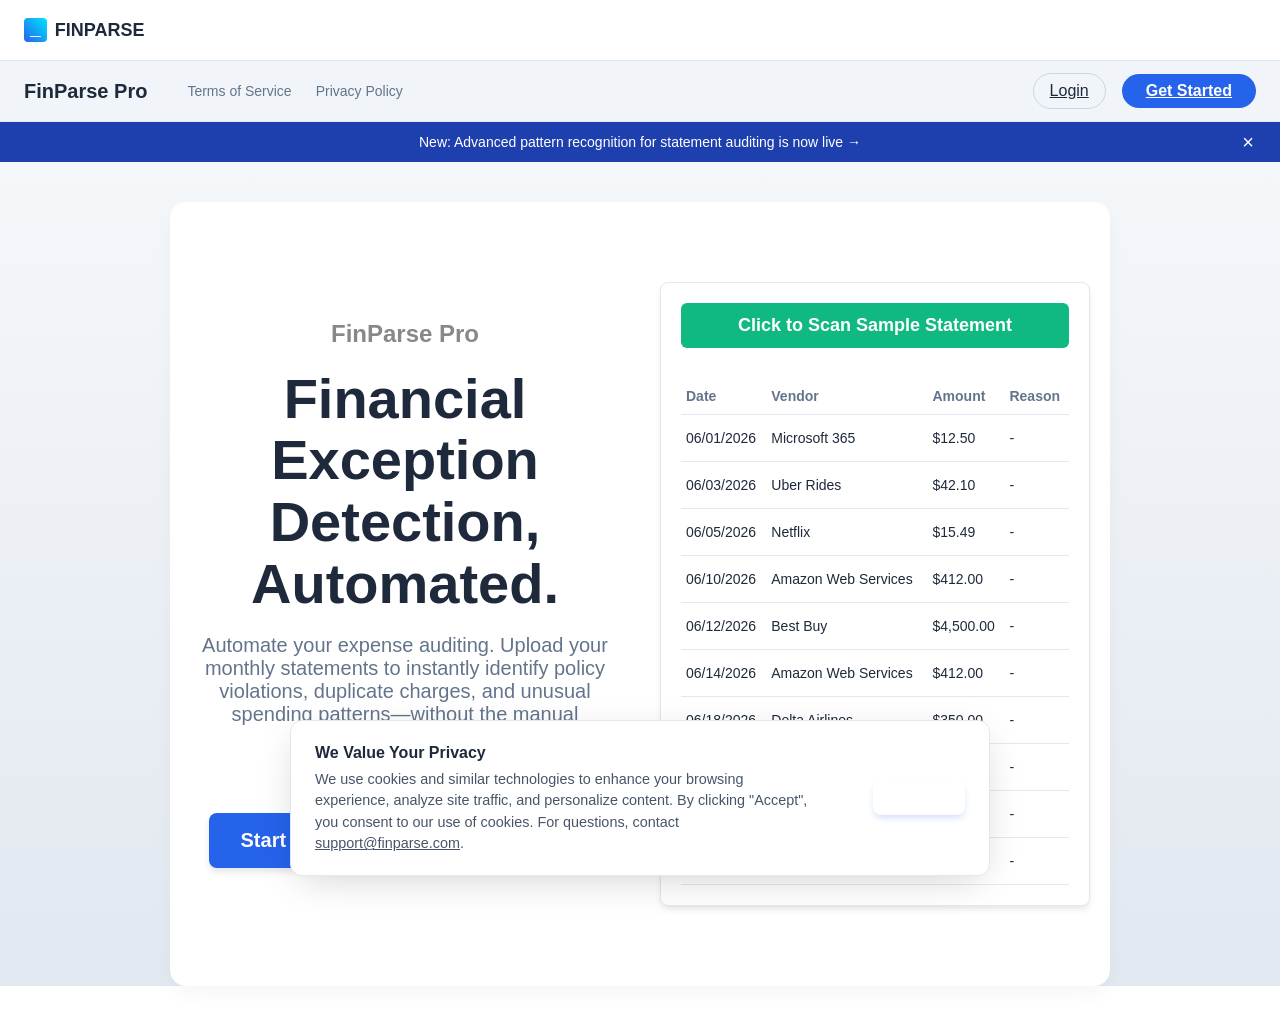
<file: frontend/index.html>
<!DOCTYPE html>
<html lang="en">
<head>
    <meta charset="UTF-8">
    <meta name="viewport" content="width=device-width, initial-scale=1.0">
    <title>FinParse | Data Analysis</title>
    <link rel="stylesheet" href="index.css?v=5">
    <link rel="icon" type="image/png" href="favicon.png">
</head>
<body>


    <!-- Landing Page -->
    <div class="landing-page" id="landingPage">
        <nav class="top-nav">
            <div class="logo">
                <span class="logo-icon">_</span>
                FINPARSE
            </div>
        </nav>
        
        <nav class="sub-nav">
            <div class="sub-logo">FinParse Pro</div>
            <div class="sub-links">
                <a href="terms.html">Terms of Service</a>
                <a href="privacy.html">Privacy Policy</a>
            </div>
            <div class="sub-actions">
                <a href="login.html" class="nav-login-btn" id="navLoginBtn">Login</a>
                <a href="signup.html" class="nav-download-btn" id="navSignupBtn">Get Started</a>
            </div>
        </nav>
        
        <div class="banner" id="promoBanner">
            <span>New: Advanced pattern recognition for statement auditing is now live &rarr;</span>
            <button id="closeBanner" onclick="document.getElementById('promoBanner').style.display='none'">&times;</button>
        </div>
        
        <div class="hero">
            <div class="hero-content">
                <div class="hero-tag">FinParse Pro</div>
                <h1 style="font-size: 56px; line-height: 1.1; margin-bottom: 20px; font-weight: 800; color: var(--text);">Financial Exception<br>Detection, Automated.</h1>
                <p style="font-size: 20px; color: var(--text-light); margin-bottom: 40px; max-width: 600px;">Automate your expense auditing. Upload your monthly statements to instantly identify policy violations, duplicate charges, and unusual spending patterns—without the manual spreadsheet review.</p>
                <a href="signup.html" class="primary-cta">Start Free Trial (No Card Required)</a>
            </div>
            <div class="hero-visual">
                <div class="sandbox-container">
                    <button id="sandbox-btn" style="background: #10b981; color: #fff; border: none; padding: 12px 24px; border-radius: 6px; font-weight: bold; cursor: pointer; margin-bottom: 20px; font-size: 18px; width: 100%;">Click to Scan Sample Statement</button>
                    <table class="sandbox-table" style="width: 100%; border-collapse: collapse; text-align: left; font-size: 14px; margin-top: 10px;">
                        <thead>
                            <tr style="border-bottom: 1px solid var(--border); color: var(--text-light);">
                                <th style="padding: 10px 5px;">Date</th>
                                <th style="padding: 10px 5px;">Vendor</th>
                                <th style="padding: 10px 5px;">Amount</th>
                                <th style="padding: 10px 5px;">Reason</th>
                            </tr>
                        </thead>
                        <tbody id="sandbox-table-body">
                            <tr>
                                <td style="padding: 15px 5px;">06/01/2026</td>
                                <td style="padding: 15px 5px;">Microsoft 365</td>
                                <td style="padding: 15px 5px;">$12.50</td>
                                <td style="padding: 15px 5px;" class="reason-cell">-</td>
                            </tr>
                            <tr>
                                <td style="padding: 15px 5px;">06/03/2026</td>
                                <td style="padding: 15px 5px;">Uber Rides</td>
                                <td style="padding: 15px 5px;">$42.10</td>
                                <td style="padding: 15px 5px;" class="reason-cell">-</td>
                            </tr>
                            <tr id="row-3">
                                <td style="padding: 15px 5px;">06/05/2026</td>
                                <td style="padding: 15px 5px;">Netflix</td>
                                <td style="padding: 15px 5px;">$15.49</td>
                                <td style="padding: 15px 5px;" class="reason-cell">-</td>
                            </tr>
                            <tr>
                                <td style="padding: 15px 5px;">06/10/2026</td>
                                <td style="padding: 15px 5px;">Amazon Web Services</td>
                                <td style="padding: 15px 5px;">$412.00</td>
                                <td style="padding: 15px 5px;" class="reason-cell">-</td>
                            </tr>
                            <tr id="row-5">
                                <td style="padding: 15px 5px;">06/12/2026</td>
                                <td style="padding: 15px 5px;">Best Buy</td>
                                <td style="padding: 15px 5px;">$4,500.00</td>
                                <td style="padding: 15px 5px;" class="reason-cell">-</td>
                            </tr>
                            <tr id="row-6">
                                <td style="padding: 15px 5px;">06/14/2026</td>
                                <td style="padding: 15px 5px;">Amazon Web Services</td>
                                <td style="padding: 15px 5px;">$412.00</td>
                                <td style="padding: 15px 5px;" class="reason-cell">-</td>
                            </tr>
                            <tr>
                                <td style="padding: 15px 5px;">06/18/2026</td>
                                <td style="padding: 15px 5px;">Delta Airlines</td>
                                <td style="padding: 15px 5px;">$350.00</td>
                                <td style="padding: 15px 5px;" class="reason-cell">-</td>
                            </tr>
                            <tr>
                                <td style="padding: 15px 5px;">06/20/2026</td>
                                <td style="padding: 15px 5px;">FedEx Shipping</td>
                                <td style="padding: 15px 5px;">$18.50</td>
                                <td style="padding: 15px 5px;" class="reason-cell">-</td>
                            </tr>
                            <tr id="row-9">
                                <td style="padding: 15px 5px;">06/24/2026</td>
                                <td style="padding: 15px 5px;">Joe's Coffee Shop</td>
                                <td style="padding: 15px 5px;">$112.50</td>
                                <td style="padding: 15px 5px;" class="reason-cell">-</td>
                            </tr>
                            <tr id="row-10">
                                <td style="padding: 15px 5px;">06/28/2026</td>
                                <td style="padding: 15px 5px;">MGM Grand Casino</td>
                                <td style="padding: 15px 5px;">$500.00</td>
                                <td style="padding: 15px 5px;" class="reason-cell">-</td>
                            </tr>
                        </tbody>
                    </table>
                </div>
            </div>
        </div>
        
        <div class="cookie-banner">
            <div class="cookie-content">
                <strong>We Value Your Privacy</strong><br>
                We use cookies and similar technologies to enhance your browsing experience, analyze site traffic, and personalize content. By clicking "Accept", you consent to our use of cookies. For questions, contact <a href="mailto:support@finparse.com" style="color: var(--primary-color); font-weight: 500;">support@finparse.com</a>.
            </div>
            <button class="cookie-btn" onclick="this.parentElement.style.display='none'">Accept</button>
        </div>
    </div>

    <script src="landing.js?v=5"></script>
</body>
</html>
</file>
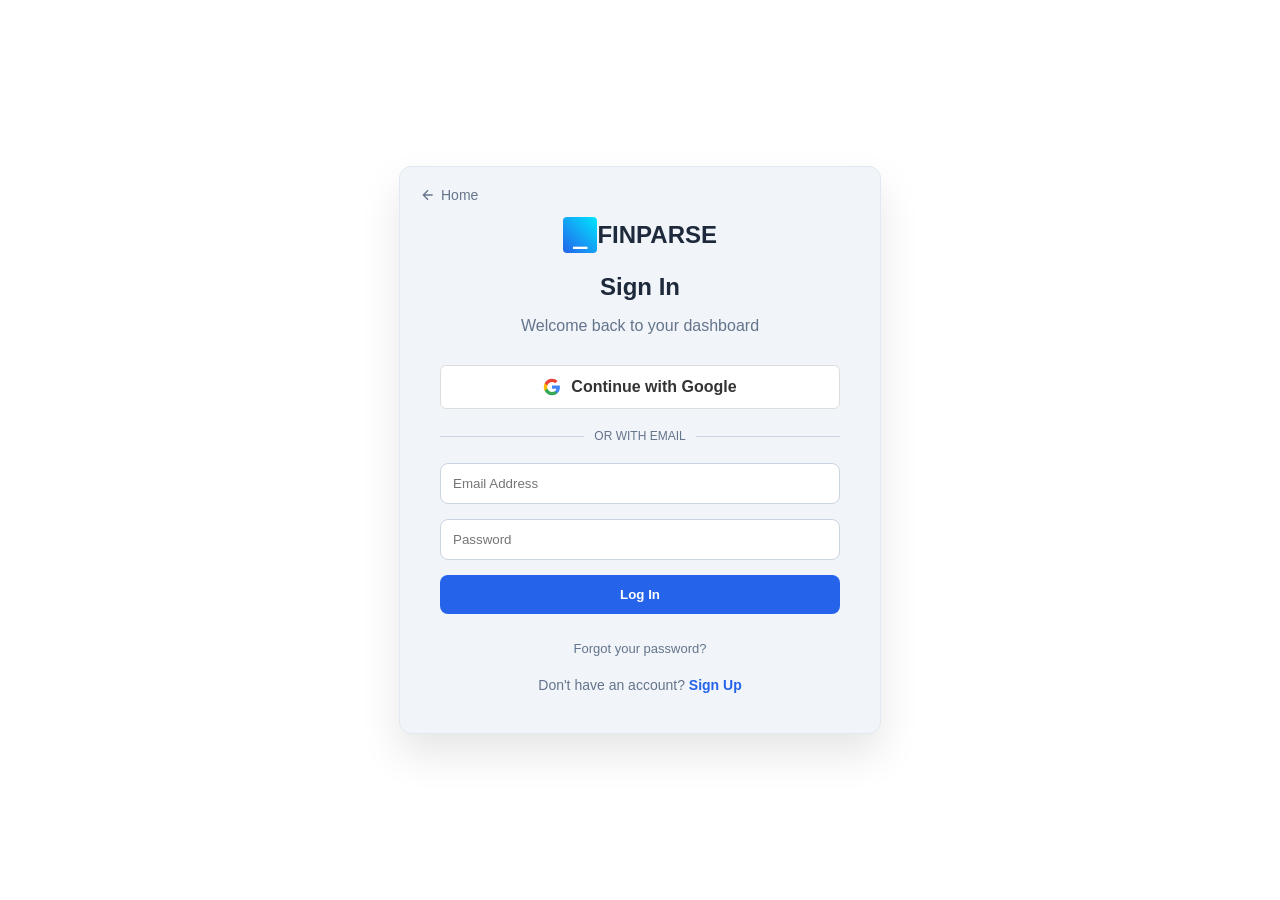
<file: frontend/dashboard.html>
<!DOCTYPE html>
<html lang="en">
<head>
    <meta charset="UTF-8">
    <meta name="viewport" content="width=device-width, initial-scale=1.0">
    <title>Dashboard | FinParse</title>
    <link rel="stylesheet" href="index.css?v=8">
    <link rel="icon" type="image/png" href="favicon.png">
</head>
<body style="display: block;">
    <!-- Main App Dashboard -->
    <div class="dashboard-page" id="mainApp" style="display: none;">
        <nav class="top-nav">
            <div class="logo">
                <span class="logo-icon">_</span>
                FINPARSE
            </div>
            <div class="nav-links">
                <a href="dashboard.html">Dashboard</a>
                <!-- Analysis History removed for privacy guarantee -->
            </div>
        </nav>
        <nav class="sub-nav">
            <div class="sub-logo" style="font-size: 16px; font-weight: normal; color: #aaa;">Workspace / Data Parser</div>
            <div class="user-profile" style="display: flex; align-items: center; gap: 15px;">
            <div style="display: flex; flex-direction: column; gap: 4px;">
                <div id="creditDisplay" style="font-size: 14px; font-weight: bold;">Usage: -- / --</div>
                <div style="width: 120px; height: 6px; background: #333; border-radius: 3px; overflow: hidden;">
                    <div id="usageBar" style="width: 0%; height: 100%; background: var(--primary); transition: width 0.3s ease;"></div>
                </div>
            </div>
            <span id="userEmailDisplay" style="margin-right: 15px; font-weight: bold; color: var(--text); font-size: 13px;"></span>
            <a href="pricing.html" id="upgradeBtn" style="background: var(--primary); color: white; text-decoration: none; padding: 6px 12px; border-radius: 4px; font-size: 13px; font-weight: bold;">Upgrade Plan</a>
            <button id="logoutBtn" style="background: transparent; border: 1px solid #444; color: var(--text-light); cursor: pointer; padding: 6px 12px; border-radius: 4px; font-size: 13px;">Logout</button>
        </div>
        </nav>
        <div id="successBanner" style="display: none; background: #059669; color: white; text-align: center; padding: 10px; font-weight: bold; font-size: 14px;">
            Payment Successful! Your subscription tier has been upgraded.
        </div>
        
        <div class="container" style="margin-top: 40px;">
            <h1 style="color: var(--text);">Data Parser</h1>
            <p style="color: #aaa; margin-bottom: 20px;">Upload your financial records for processing</p>
            
            <div class="dropzone" id="dropzone">
                <div class="icon">📄</div>
                <div class="text" style="color: var(--text);">Drag & Drop your file here</div>
                <div class="subtext">or click to browse</div>
                <input type="file" id="fileInput" class="hidden-input">
            </div>
            


            <div id="progressContainer" style="display: none; margin-top: 20px;">
                <div style="display: flex; justify-content: space-between; margin-bottom: 5px;">
                    <span id="progressText" style="color: var(--text-light); font-size: 14px; font-weight: 500;">Starting...</span>
                    <span id="progressPercent" style="color: var(--primary); font-size: 14px; font-weight: bold;">0%</span>
                </div>
                <div style="width: 100%; height: 10px; background: #333; border-radius: 5px; overflow: hidden; position: relative;">
                    <div id="progressBar" style="width: 0%; height: 100%; background: linear-gradient(90deg, var(--primary) 0%, #60a5fa 50%, var(--primary) 100%); background-size: 200% 100%; transition: none; animation: shimmer 2s infinite linear;"></div>
                </div>
            </div>
            
            <style>
                @keyframes shimmer {
                    0% { background-position: 200% 0; }
                    100% { background-position: -200% 0; }
                }
            </style>

            <div id="premiumFeatures" style="margin-top: 20px; text-align: left; padding: 15px; border: 1px solid #e2e8f0; border-radius: 8px; background: #f8fafc; font-size: 13px;">
                <div style="font-weight: bold; margin-bottom: 10px; color: var(--text);">Advanced Settings</div>
                
                <!-- Export Format (Budget+) -->
                <div style="margin-bottom: 10px; display: flex; justify-content: space-between; align-items: center;">
                    <span>Export Format:</span>
                    <select id="exportFormat" style="padding: 4px; border: 1px solid #cbd5e1; border-radius: 4px; font-size: 12px; background: white; color: var(--text);">
                        <option value="excel">Excel (.xlsx)</option>
                        <option value="csv" id="optCsv" disabled>CSV (Budget+)</option>
                    </select>
                </div>
                
                <!-- Priority Processing (Pro+) -->
                <div style="margin-bottom: 10px; display: flex; justify-content: space-between; align-items: center;">
                    <span>Priority Processing <span id="badgePriority" style="font-size: 10px; background: #e2e8f0; padding: 2px 6px; border-radius: 10px; color: #64748b; margin-left: 5px;">Pro+</span></span>
                    <input type="checkbox" id="chkPriority" disabled>
                </div>

                <!-- Custom Rules (Pro+) -->
                <div style="margin-bottom: 10px; display: flex; justify-content: space-between; align-items: center;">
                    <span>Custom Vendor Rules <span id="badgeRules" style="font-size: 10px; background: #e2e8f0; padding: 2px 6px; border-radius: 10px; color: #64748b; margin-left: 5px;">Pro+</span></span>
                    <button id="btnRules" disabled style="background: #e2e8f0; color: #94a3b8; border: none; padding: 4px 8px; border-radius: 4px; cursor: not-allowed; font-size: 11px;">Configure</button>
                </div>
                
                <!-- API Access (Unlimited) -->
                <div style="display: flex; justify-content: space-between; align-items: center;">
                    <span>API Access <span id="badgeApi" style="font-size: 10px; background: #e2e8f0; padding: 2px 6px; border-radius: 10px; color: #64748b; margin-left: 5px;">Unlimited</span></span>
                    <button id="btnApi" disabled style="background: #e2e8f0; color: #94a3b8; border: none; padding: 4px 8px; border-radius: 4px; cursor: not-allowed; font-size: 11px;">Generate Key</button>
                </div>
            </div>

            <div id="status" class="status"></div>
            
            <div style="margin-top: 30px; padding-top: 20px; border-top: 1px solid #e2e8f0; font-size: 12px; color: var(--text-light);">
                <div style="display: flex; align-items: center; justify-content: center; gap: 8px;">
                    <svg width="16" height="16" viewBox="0 0 24 24" fill="none" stroke="currentColor" stroke-width="2" stroke-linecap="round" stroke-linejoin="round"><rect x="3" y="11" width="18" height="11" rx="2" ry="2"></rect><path d="M7 11V7a5 5 0 0 1 10 0v4"></path></svg>
                    <strong>Privacy & Security Guarantee</strong>
                </div>
                <p style="margin-top: 8px; margin-bottom: 0;">Your data is completely secure. Files are processed temporarily in memory, encrypted in transit, and never stored on our servers. Your transactions are not used for AI training.</p>
            </div>
        </div>
    </div>
    <script src="dashboard.js?v=4"></script>
</body>
</html>
</file>
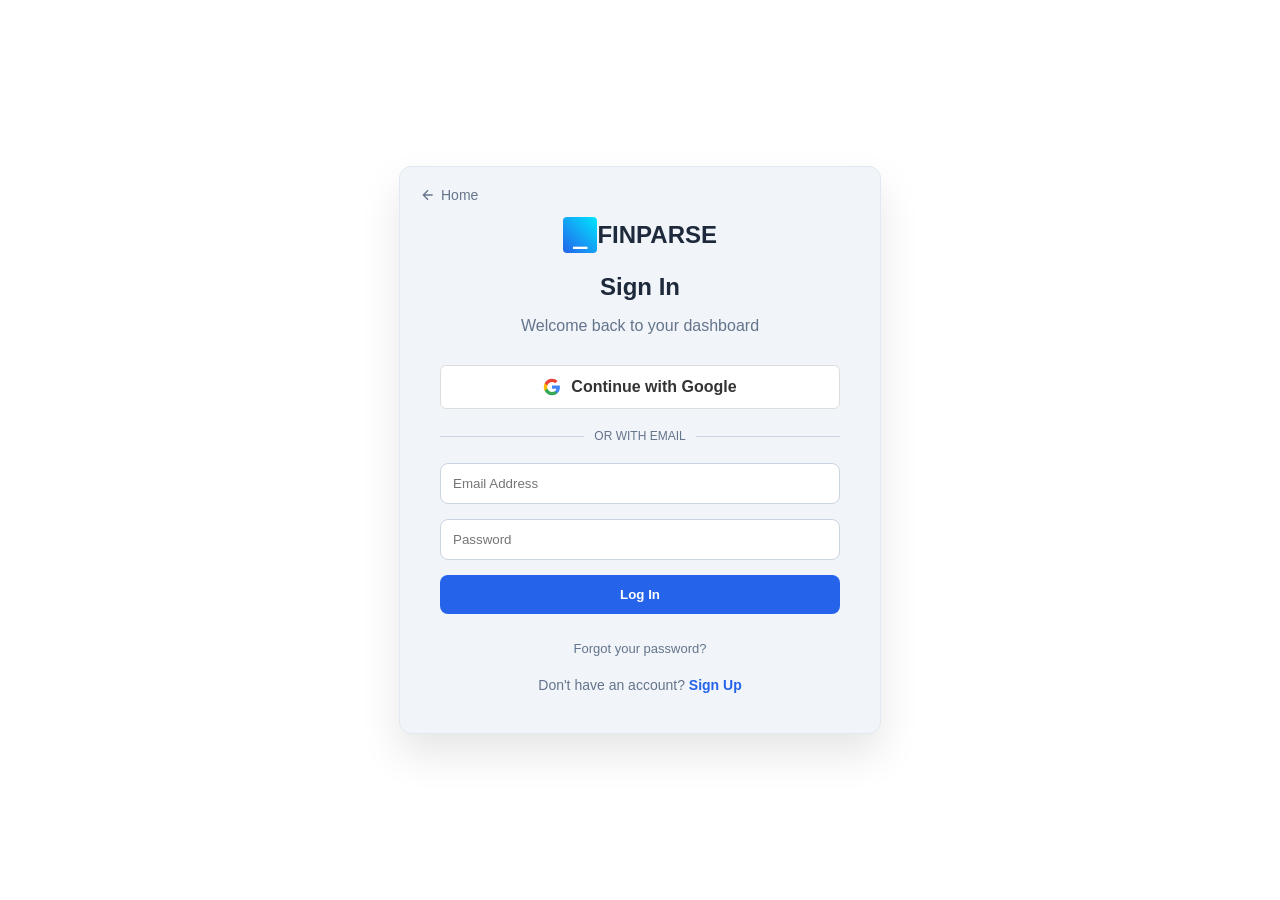
<file: frontend/login.html>
<!DOCTYPE html>
<html lang="en">
<head>
    <meta charset="UTF-8">
    <meta name="viewport" content="width=device-width, initial-scale=1.0">
    <title>Login | FinParse</title>
    <link rel="stylesheet" href="index.css?v=4">
</head>
<body style="display: flex; align-items: center; justify-content: center; min-height: 100vh;">
    <div class="auth-box" style="position: relative;">
        <a href="index.html" style="position: absolute; top: 20px; left: 20px; color: var(--text-light); text-decoration: none; font-size: 14px; display: flex; align-items: center; gap: 5px;">
            <svg width="16" height="16" viewBox="0 0 24 24" fill="none" stroke="currentColor" stroke-width="2"><path d="M19 12H5M12 19l-7-7 7-7"/></svg>
            Home
        </a>
        <a href="index.html" style="text-decoration: none; display: flex; align-items: center; justify-content: center; margin-bottom: 20px; font-size: 24px; color: var(--text); font-weight: bold; margin-top: 10px;">
            <span class="logo-icon" style="padding: 4px 10px;">_</span> FINPARSE
        </a>
        <h2>Sign In</h2>
        <p style="color: var(--text-light); text-align: center; margin-bottom: 30px;">Welcome back to your dashboard</p>
        
        <a href="https://financial-data-parser.onrender.com/login/google" style="display: flex; align-items: center; justify-content: center; gap: 10px; width: 100%; background: white; color: #333; text-decoration: none; padding: 12px; border-radius: 6px; font-weight: bold; margin-bottom: 20px; border: 1px solid #ddd; box-sizing: border-box;">
            <svg width="18" height="18" viewBox="0 0 24 24" fill="none" xmlns="http://www.w3.org/2000/svg">
                <path d="M22.56 12.25c0-.78-.07-1.53-.2-2.25H12v4.26h5.92c-.26 1.37-1.04 2.53-2.21 3.31v2.77h3.57c2.08-1.92 3.28-4.74 3.28-8.09z" fill="#4285F4"/>
                <path d="M12 23c2.97 0 5.46-.98 7.28-2.66l-3.57-2.77c-.98.66-2.23 1.06-3.71 1.06-2.86 0-5.29-1.93-6.16-4.53H2.18v2.84C3.99 20.53 7.7 23 12 23z" fill="#34A853"/>
                <path d="M5.84 14.09c-.22-.66-.35-1.36-.35-2.09s.13-1.43.35-2.09V7.07H2.18C1.43 8.55 1 10.22 1 12s.43 3.45 1.18 4.93l2.85-2.22.81-.62z" fill="#FBBC05"/>
                <path d="M12 5.38c1.62 0 3.06.56 4.21 1.64l3.15-3.15C17.45 2.09 14.97 1 12 1 7.7 1 3.99 3.47 2.18 7.07l3.66 2.84c.87-2.6 3.3-4.53 6.16-4.53z" fill="#EA4335"/>
            </svg>
            Continue with Google
        </a>
        
        <div style="display: flex; align-items: center; justify-content: center; margin-bottom: 20px;">
            <div style="flex: 1; height: 1px; background: #cbd5e1;"></div>
            <div style="padding: 0 10px; color: var(--text-light); font-size: 12px; text-transform: uppercase;">Or with email</div>
            <div style="flex: 1; height: 1px; background: #cbd5e1;"></div>
        </div>

        
        <input type="email" id="authEmail" class="auth-input" placeholder="Email Address" required>
        <input type="password" id="authPassword" class="auth-input" placeholder="Password" required>
        
        <button id="authBtn" class="auth-btn">Log In</button>
        
        <div style="margin-top: 15px; text-align: center;">
            <a href="#" id="forgotPasswordLink" style="color: var(--text-light); text-decoration: none; font-size: 13px;">Forgot your password?</a>
        </div>
        
        <div id="authStatus" style="color: #ef4444; margin-top: 10px; font-size: 14px; text-align: center;"></div>
        
        <!-- Forgot Password Modal -->
        <div id="forgotPasswordModal" style="display: none; position: fixed; top: 0; left: 0; width: 100%; height: 100%; background: rgba(0,0,0,0.8); align-items: center; justify-content: center; z-index: 1000;">
            <div class="auth-box" style="width: 100%; max-width: 400px; padding: 30px;">
                <h3 style="margin-top: 0;">Reset Password</h3>
                <p style="color: var(--text-light); font-size: 14px; margin-bottom: 20px;">Enter your email address and we'll send you a recovery link.</p>
                <input type="email" id="resetEmailInput" class="auth-input" placeholder="Email Address">
                <button id="sendResetBtn" class="auth-btn">Send Recovery Link</button>
                <div id="resetStatus" style="margin-top: 15px; font-size: 14px; text-align: center;"></div>
                <button onclick="document.getElementById('forgotPasswordModal').style.display='none'" style="margin-top: 15px; background: transparent; border: none; color: var(--text-light); cursor: pointer; width: 100%;">Cancel</button>
            </div>
        </div>
        
        <div style="margin-top: 20px; text-align: center; font-size: 14px; color: var(--text-light);">
            Don't have an account? <a href="signup.html" style="color: var(--primary); text-decoration: none; font-weight: bold;">Sign Up</a>
        </div>
    </div>
    <script src="auth.js?v=4" data-mode="login"></script>
</body>
</html>
</file>
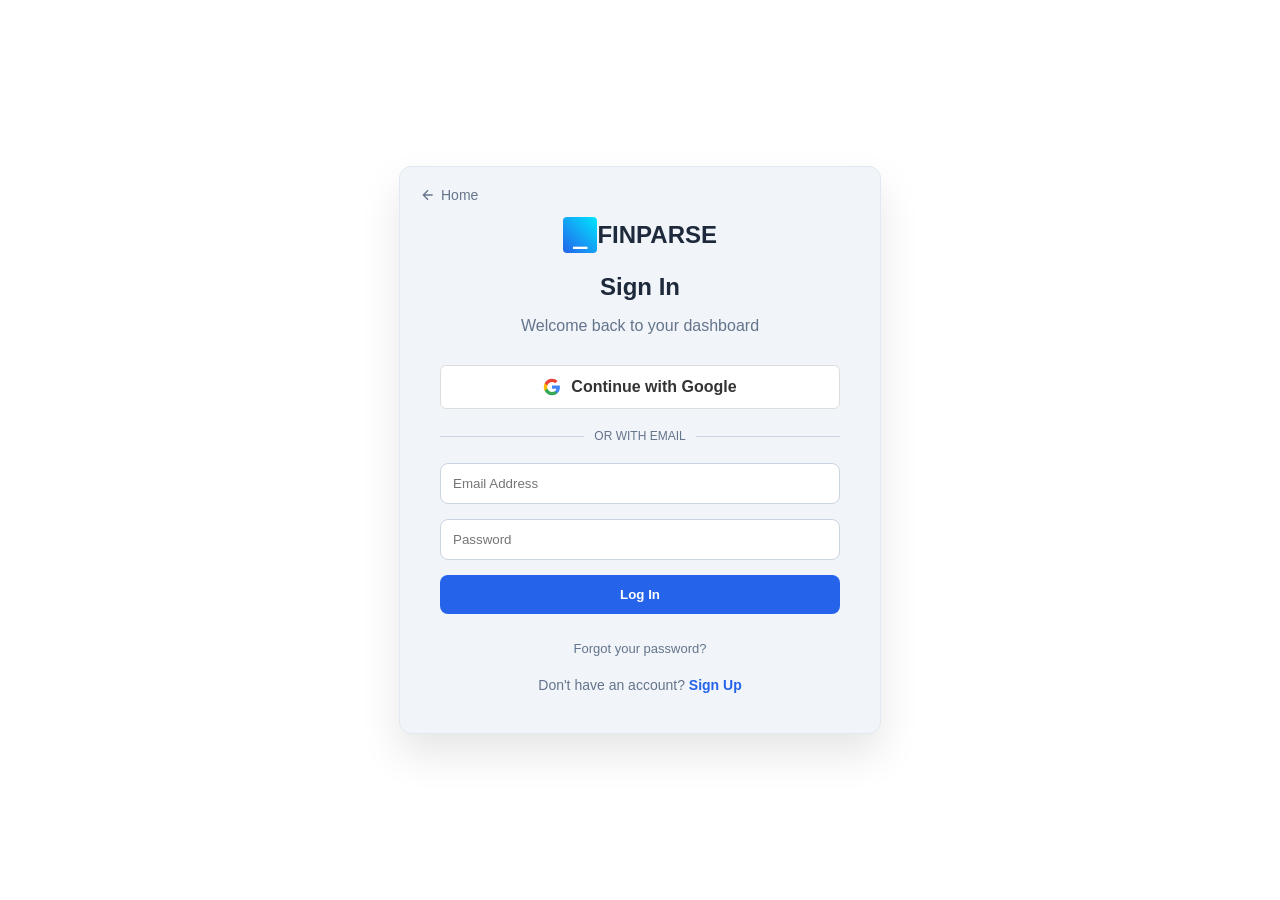
<file: frontend/pricing.html>
<!DOCTYPE html>
<html lang="en">
<head>
    <meta charset="UTF-8">
    <meta name="viewport" content="width=device-width, initial-scale=1.0">
    <title>Pricing | FinParse</title>
    <link rel="stylesheet" href="index.css?v=5">
</head>
<body style="background: var(--bg-dark); color: var(--text-light); font-family: 'Inter', sans-serif;">
    <nav class="top-nav">
        <div class="logo">
            <span class="logo-icon">_</span>
            FINPARSE
        </div>
        <div>
            <a href="dashboard.html" style="color: var(--text-light); text-decoration: none; font-size: 14px;">Back to Dashboard</a>
        </div>
    </nav>
    
    <div style="max-width: 900px; margin: 60px auto; padding: 20px; text-align: center;">
        <h1 style="color: var(--text); font-size: 36px; margin-bottom: 10px;">Subscribe to FinParse</h1>
        <p style="font-size: 16px; margin-bottom: 50px;">Subscribe to a monthly plan for guaranteed recurring audits.</p>
        
        <div style="display: flex; gap: 20px; justify-content: center; flex-wrap: wrap; margin-bottom: 30px;">
            <!-- Free Tier -->
            <div class="auth-box" style="width: 220px; text-align: left; position: relative;">
                <h3 style="color: var(--text); font-size: 20px; margin-top: 0;">Free Tier</h3>
                <div style="font-size: 36px; color: var(--text); font-weight: bold; margin: 15px 0;">$0<span style="font-size: 14px; font-weight: normal; color: var(--text-light);">/mo</span></div>
                <p style="font-size: 14px; margin-bottom: 20px;">Perfect for a small test.</p>
                <ul style="list-style: none; padding: 0; margin-bottom: 30px; font-size: 13px;">
                    <li style="margin-bottom: 10px;">✓ 100 Rows/Pages</li>
                    <li style="margin-bottom: 10px;">✓ Full Exception Report</li>
                </ul>
                <button class="auth-btn" disabled style="background: #e2e8f0; color: var(--text-light); cursor: not-allowed;">Included</button>
            </div>
            
            <!-- Budget Tier -->
            <div class="auth-box" style="width: 220px; text-align: left; position: relative;">
                <h3 style="color: var(--text); font-size: 20px; margin-top: 0;">Budget</h3>
                <div style="font-size: 36px; color: var(--text); font-weight: bold; margin: 15px 0;">$5<span style="font-size: 14px; font-weight: normal; color: var(--text-light);">/mo</span></div>
                <p style="font-size: 14px; margin-bottom: 20px;">Great for individuals.</p>
                <ul style="list-style: none; padding: 0; margin-bottom: 30px; font-size: 13px;">
                    <li style="margin-bottom: 10px;">✓ 1,000 Rows/Pages</li>
                    <li style="margin-bottom: 10px;">✓ Full Exception Report</li>
                    <li style="margin-bottom: 10px;">+ Email Support</li>
                    <li style="margin-bottom: 10px;">+ Export to CSV/PDF</li>
                </ul>
                <button class="auth-btn checkout-btn" data-package="budget">Buy Now</button>
            </div>
            
            <!-- Pro Tier -->
            <div class="auth-box" style="width: 220px; text-align: left; position: relative; border: 1px solid var(--primary);">
                <div style="position: absolute; top: -12px; right: 20px; background: var(--primary); color: white; font-size: 12px; padding: 4px 10px; border-radius: 20px; font-weight: bold;">POPULAR</div>
                <h3 style="color: var(--text); font-size: 20px; margin-top: 0;">Pro</h3>
                <div style="font-size: 36px; color: var(--text); font-weight: bold; margin: 15px 0;">$15<span style="font-size: 14px; font-weight: normal; color: var(--text-light);">/mo</span></div>
                <p style="font-size: 14px; margin-bottom: 20px;">Ideal for small businesses.</p>
                <ul style="list-style: none; padding: 0; margin-bottom: 30px; font-size: 13px;">
                    <li style="margin-bottom: 10px;">✓ 5,000 Rows/Pages</li>
                    <li style="margin-bottom: 10px;">✓ Full Exception Report</li>
                    <li style="margin-bottom: 10px;">✓ Email Support</li>
                    <li style="margin-bottom: 10px;">✓ Export to CSV/PDF</li>
                    <li style="margin-bottom: 10px;">+ Priority Processing</li>
                    <li style="margin-bottom: 10px;">+ Team Collaboration (2 seats)</li>
                    <li style="margin-bottom: 10px;">+ Custom Vendor Rules</li>
                </ul>
                <button class="auth-btn checkout-btn" data-package="pro">Buy Now</button>
            </div>
            
            <!-- Unlimited Tier -->
            <div class="auth-box" style="width: 220px; text-align: left; position: relative;">
                <h3 style="color: var(--text); font-size: 20px; margin-top: 0;">Unlimited</h3>
                <div style="font-size: 36px; color: var(--text); font-weight: bold; margin: 15px 0;">$29<span style="font-size: 14px; font-weight: normal; color: var(--text-light);">/mo</span></div>
                <p style="font-size: 14px; margin-bottom: 20px;">For heavy power users.</p>
                <ul style="list-style: none; padding: 0; margin-bottom: 30px; font-size: 13px;">
                    <li style="margin-bottom: 10px;">✓ Infinite Rows/Pages</li>
                    <li style="margin-bottom: 10px;">✓ Full Exception Report</li>
                    <li style="margin-bottom: 10px;">✓ Priority Support (24/7)</li>
                    <li style="margin-bottom: 10px;">✓ Export to CSV/PDF</li>
                    <li style="margin-bottom: 10px;">✓ Priority Processing</li>
                    <li style="margin-bottom: 10px;">✓ Team Collaboration (Unlimited)</li>
                    <li style="margin-bottom: 10px;">✓ Custom Vendor Rules</li>
                    <li style="margin-bottom: 10px;">+ Dedicated Account Manager</li>
                    <li style="margin-bottom: 10px;">+ API Access</li>
                    <li style="margin-bottom: 10px;">+ Whitelabel Reports</li>
                </ul>
                <button class="auth-btn checkout-btn" data-package="unlimited">Buy Now</button>
            </div>
        </div>
        
        <div id="checkoutError" style="color: #ef4444; margin-top: 30px; font-size: 14px;"></div>
    </div>

    <script>
        const baseUrl = window.location.hostname === 'localhost' || window.location.hostname === '127.0.0.1' 
            ? 'http://127.0.0.1:8000' 
            : 'https://financial-data-parser.onrender.com';
            
        const token = localStorage.getItem('access_token');
        if (!token) {
            window.location.href = 'login.html';
        }

        document.querySelectorAll('.checkout-btn').forEach(btn => {
            btn.addEventListener('click', async (e) => {
                const packageId = e.target.getAttribute('data-package');
                const errorDiv = document.getElementById('checkoutError');
                errorDiv.innerText = '';
                e.target.disabled = true;
                e.target.innerText = 'Connecting...';
                
                try {
                    const response = await fetch(`${baseUrl}/create-checkout-session`, {
                        method: 'POST',
                        headers: { 
                            'Content-Type': 'application/json',
                            'Authorization': `Bearer ${token}`
                        },
                        body: JSON.stringify({ package: packageId })
                    });
                    
                    const data = await response.json();
                    
                    if (response.ok) {
                        window.location.href = data.checkout_url;
                    } else {
                        errorDiv.innerText = data.detail || 'Checkout failed.';
                        e.target.disabled = false;
                        e.target.innerText = 'Buy Now';
                    }
                } catch (err) {
                    errorDiv.innerText = 'Network error. Please try again later.';
                    e.target.disabled = false;
                    e.target.innerText = 'Buy Now';
                }
            });
        });
    </script>
</body>
</html>
</file>
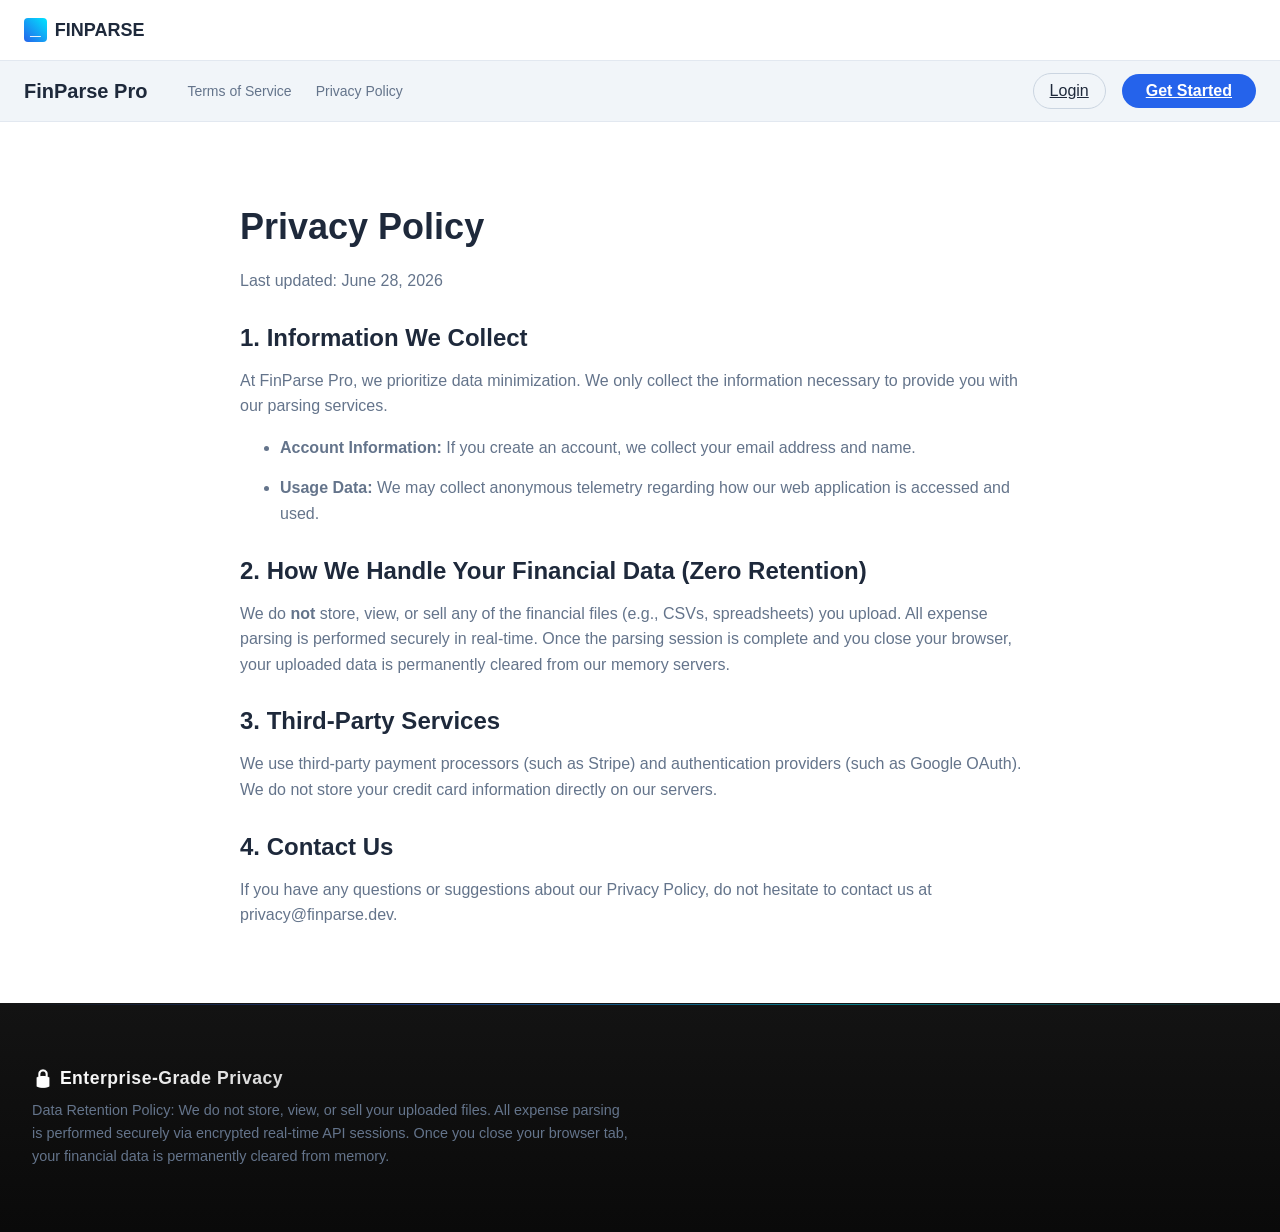
<file: frontend/privacy.html>
<!DOCTYPE html>
<html lang="en">
<head>
    <meta charset="UTF-8">
    <meta name="viewport" content="width=device-width, initial-scale=1.0">
    <title>Privacy Policy | FinParse</title>
    <link rel="stylesheet" href="index.css?v=5">
</head>
<body>
    <nav class="top-nav">
        <a href="index.html" style="text-decoration: none; color: inherit;">
            <div class="logo">
                <span class="logo-icon">_</span>
                FINPARSE
            </div>
        </a>
    </nav>
    
    <nav class="sub-nav">
        <a href="index.html" class="sub-logo" style="text-decoration: none; color: inherit;">FinParse Pro</a>
        <div class="sub-links">
            <a href="terms.html">Terms of Service</a>
            <a href="privacy.html">Privacy Policy</a>
        </div>
        <div class="sub-actions">
            <a href="login.html" class="nav-login-btn" id="navLoginBtn">Login</a>
            <a href="signup.html" class="nav-download-btn" id="navSignupBtn">Get Started</a>
        </div>
    </nav>

    <main class="legal-content">
        <h1>Privacy Policy</h1>
        <p>Last updated: June 28, 2026</p>
        
        <h2>1. Information We Collect</h2>
        <p>At FinParse Pro, we prioritize data minimization. We only collect the information necessary to provide you with our parsing services.</p>
        <ul>
            <li><strong>Account Information:</strong> If you create an account, we collect your email address and name.</li>
            <li><strong>Usage Data:</strong> We may collect anonymous telemetry regarding how our web application is accessed and used.</li>
        </ul>
        
        <h2>2. How We Handle Your Financial Data (Zero Retention)</h2>
        <p>We do <strong>not</strong> store, view, or sell any of the financial files (e.g., CSVs, spreadsheets) you upload. All expense parsing is performed securely in real-time. Once the parsing session is complete and you close your browser, your uploaded data is permanently cleared from our memory servers.</p>
        
        <h2>3. Third-Party Services</h2>
        <p>We use third-party payment processors (such as Stripe) and authentication providers (such as Google OAuth). We do not store your credit card information directly on our servers.</p>
        
        <h2>4. Contact Us</h2>
        <p>If you have any questions or suggestions about our Privacy Policy, do not hesitate to contact us at privacy@finparse.dev.</p>
    </main>

    <footer class="site-footer">
        <div class="security-badge">
            <h4>🔒 Enterprise-Grade Privacy</h4>
            <p>Data Retention Policy: We do not store, view, or sell your uploaded files. All expense parsing is performed securely via encrypted real-time API sessions. Once you close your browser tab, your financial data is permanently cleared from memory.</p>
        </div>
    </footer>
</body>
</html>
</file>
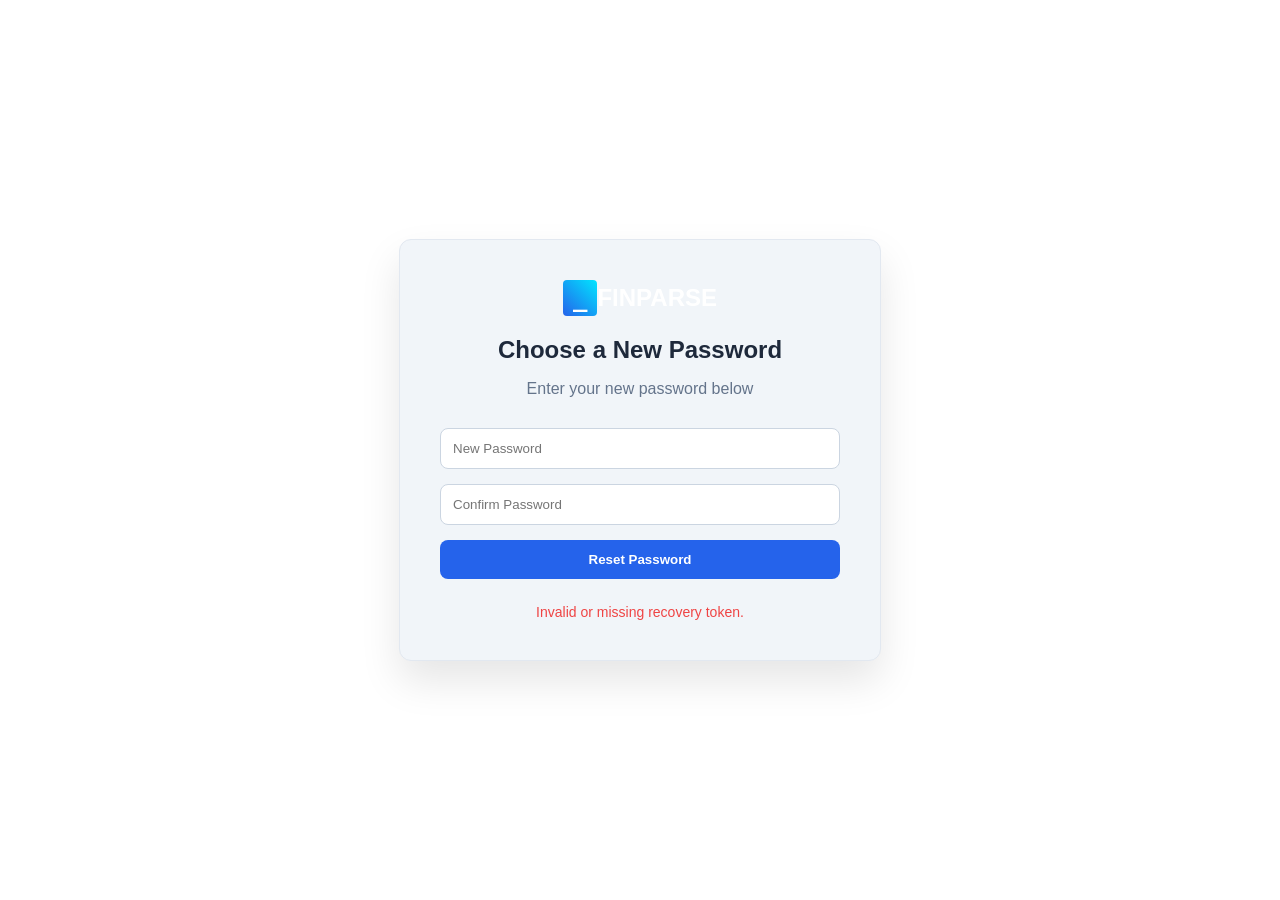
<file: frontend/reset_password.html>
<!DOCTYPE html>
<html lang="en">
<head>
    <meta charset="UTF-8">
    <meta name="viewport" content="width=device-width, initial-scale=1.0">
    <title>Reset Password | FinParse</title>
    <link rel="stylesheet" href="index.css?v=5">
</head>
<body style="display: flex; align-items: center; justify-content: center; min-height: 100vh;">
    <div class="auth-box">
        <a href="index.html" style="text-decoration: none; display: flex; align-items: center; justify-content: center; margin-bottom: 20px; font-size: 24px; color: white; font-weight: bold;">
            <span class="logo-icon" style="padding: 4px 10px;">_</span> FINPARSE
        </a>
        <h2>Choose a New Password</h2>
        <p style="color: var(--text-light); text-align: center; margin-bottom: 30px;">Enter your new password below</p>
        
        <input type="password" id="newPassword" class="auth-input" placeholder="New Password" required>
        <input type="password" id="confirmPassword" class="auth-input" placeholder="Confirm Password" required>
        
        <button id="resetBtn" class="auth-btn">Reset Password</button>
        
        <div id="resetStatus" style="margin-top: 15px; font-size: 14px; text-align: center;"></div>
    </div>
    <script>
        const baseUrl = window.location.hostname === 'localhost' || window.location.hostname === '127.0.0.1' 
            ? 'http://127.0.0.1:8000' 
            : 'https://financial-data-parser.onrender.com';
            
        document.addEventListener('DOMContentLoaded', () => {
            const urlParams = new URLSearchParams(window.location.search);
            const token = urlParams.get('token');
            const resetBtn = document.getElementById('resetBtn');
            const resetStatus = document.getElementById('resetStatus');
            
            if (!token) {
                resetStatus.style.color = '#ef4444';
                resetStatus.innerText = 'Invalid or missing recovery token.';
                resetBtn.disabled = true;
                return;
            }
            
            resetBtn.addEventListener('click', async () => {
                const newPassword = document.getElementById('newPassword').value;
                const confirmPassword = document.getElementById('confirmPassword').value;
                
                if (newPassword.length < 6) {
                    resetStatus.style.color = '#ef4444';
                    resetStatus.innerText = 'Password must be at least 6 characters.';
                    return;
                }
                
                if (newPassword !== confirmPassword) {
                    resetStatus.style.color = '#ef4444';
                    resetStatus.innerText = 'Passwords do not match.';
                    return;
                }
                
                resetBtn.disabled = true;
                resetBtn.innerText = 'Updating...';
                
                try {
                    const response = await fetch(`${baseUrl}/reset-password`, {
                        method: 'POST',
                        headers: { 'Content-Type': 'application/json' },
                        body: JSON.stringify({ token, new_password: newPassword })
                    });
                    
                    const data = await response.json();
                    
                    if (response.ok) {
                        resetStatus.style.color = '#22c55e';
                        resetStatus.innerText = 'Password successfully reset! Redirecting to login...';
                        setTimeout(() => window.location.href = 'login.html', 2000);
                    } else {
                        resetStatus.style.color = '#ef4444';
                        resetStatus.innerText = data.detail || 'Failed to reset password.';
                        resetBtn.disabled = false;
                        resetBtn.innerText = 'Reset Password';
                    }
                } catch (e) {
                    resetStatus.style.color = '#ef4444';
                    resetStatus.innerText = 'Network error. Please try again.';
                    resetBtn.disabled = false;
                    resetBtn.innerText = 'Reset Password';
                }
            });
        });
    </script>
</body>
</html>
</file>
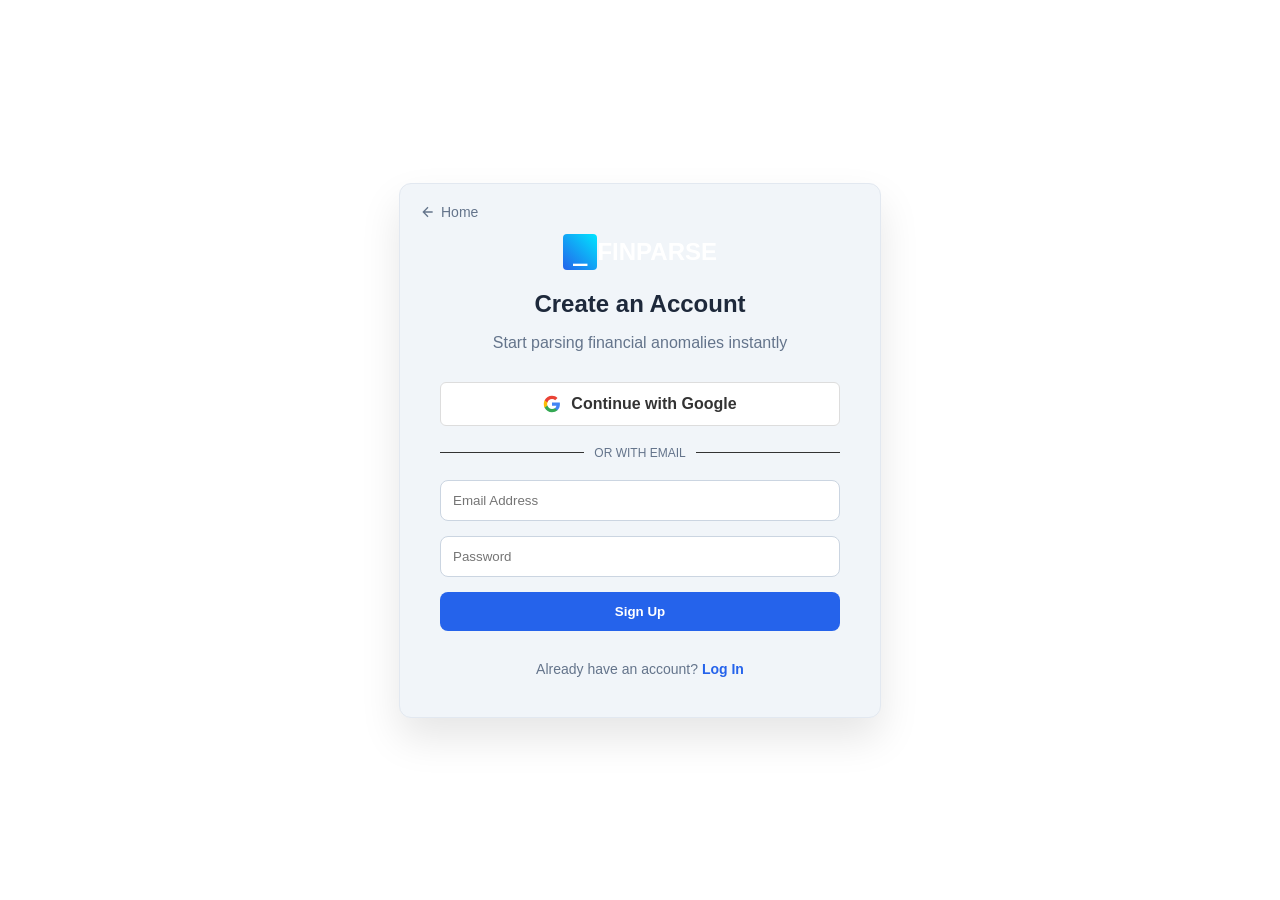
<file: frontend/signup.html>
<!DOCTYPE html>
<html lang="en">
<head>
    <meta charset="UTF-8">
    <meta name="viewport" content="width=device-width, initial-scale=1.0">
    <title>Sign Up | FinParse</title>
    <link rel="stylesheet" href="index.css?v=4">
</head>
<body style="display: flex; align-items: center; justify-content: center; min-height: 100vh;">
    <div class="auth-box" style="position: relative;">
        <a href="index.html" style="position: absolute; top: 20px; left: 20px; color: var(--text-light); text-decoration: none; font-size: 14px; display: flex; align-items: center; gap: 5px;">
            <svg width="16" height="16" viewBox="0 0 24 24" fill="none" stroke="currentColor" stroke-width="2"><path d="M19 12H5M12 19l-7-7 7-7"/></svg>
            Home
        </a>
        <a href="index.html" style="text-decoration: none; display: flex; align-items: center; justify-content: center; margin-bottom: 20px; font-size: 24px; color: white; font-weight: bold; margin-top: 10px;">
            <span class="logo-icon" style="padding: 4px 10px;">_</span> FINPARSE
        </a>
        <h2>Create an Account</h2>
        <p style="color: var(--text-light); text-align: center; margin-bottom: 30px;">Start parsing financial anomalies instantly</p>
        
        <a href="https://financial-data-parser.onrender.com/login/google" style="display: flex; align-items: center; justify-content: center; gap: 10px; width: 100%; background: white; color: #333; text-decoration: none; padding: 12px; border-radius: 6px; font-weight: bold; margin-bottom: 20px; border: 1px solid #ddd; box-sizing: border-box;">
            <svg width="18" height="18" viewBox="0 0 24 24" fill="none" xmlns="http://www.w3.org/2000/svg">
                <path d="M22.56 12.25c0-.78-.07-1.53-.2-2.25H12v4.26h5.92c-.26 1.37-1.04 2.53-2.21 3.31v2.77h3.57c2.08-1.92 3.28-4.74 3.28-8.09z" fill="#4285F4"/>
                <path d="M12 23c2.97 0 5.46-.98 7.28-2.66l-3.57-2.77c-.98.66-2.23 1.06-3.71 1.06-2.86 0-5.29-1.93-6.16-4.53H2.18v2.84C3.99 20.53 7.7 23 12 23z" fill="#34A853"/>
                <path d="M5.84 14.09c-.22-.66-.35-1.36-.35-2.09s.13-1.43.35-2.09V7.07H2.18C1.43 8.55 1 10.22 1 12s.43 3.45 1.18 4.93l2.85-2.22.81-.62z" fill="#FBBC05"/>
                <path d="M12 5.38c1.62 0 3.06.56 4.21 1.64l3.15-3.15C17.45 2.09 14.97 1 12 1 7.7 1 3.99 3.47 2.18 7.07l3.66 2.84c.87-2.6 3.3-4.53 6.16-4.53z" fill="#EA4335"/>
            </svg>
            Continue with Google
        </a>
        
        <div style="display: flex; align-items: center; justify-content: center; margin-bottom: 20px;">
            <div style="flex: 1; height: 1px; background: #333;"></div>
            <div style="padding: 0 10px; color: var(--text-light); font-size: 12px; text-transform: uppercase;">Or with email</div>
            <div style="flex: 1; height: 1px; background: #333;"></div>
        </div>
        
        <input type="email" id="authEmail" class="auth-input" placeholder="Email Address" required>
        <input type="password" id="authPassword" class="auth-input" placeholder="Password" required>
        
        <button id="authBtn" class="auth-btn">Sign Up</button>
        
        <div id="authStatus" style="color: #ef4444; margin-top: 10px; font-size: 14px; text-align: center;"></div>
        
        <div style="margin-top: 20px; text-align: center; font-size: 14px; color: var(--text-light);">
            Already have an account? <a href="login.html" style="color: var(--primary); text-decoration: none; font-weight: bold;">Log In</a>
        </div>
    </div>
    <script src="auth.js?v=4" data-mode="signup"></script>
</body>
</html>
</file>
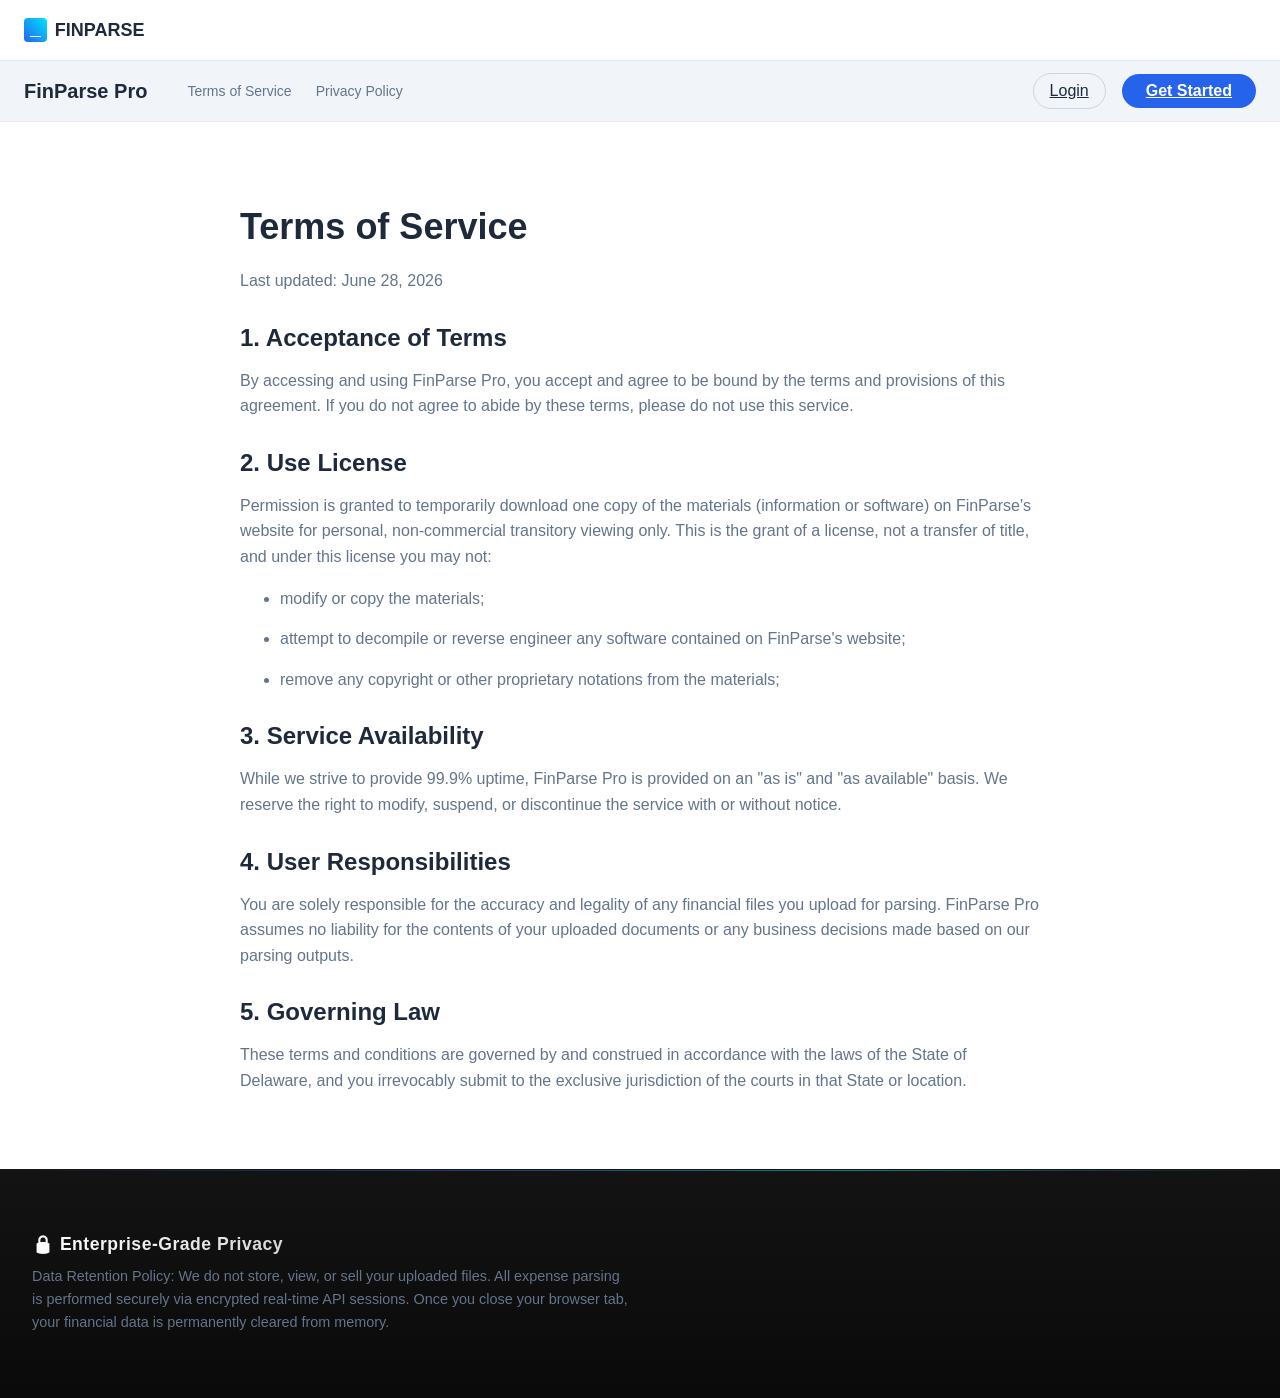
<file: frontend/terms.html>
<!DOCTYPE html>
<html lang="en">
<head>
    <meta charset="UTF-8">
    <meta name="viewport" content="width=device-width, initial-scale=1.0">
    <title>Terms of Service | FinParse</title>
    <link rel="stylesheet" href="index.css?v=5">
</head>
<body>
    <nav class="top-nav">
        <a href="index.html" style="text-decoration: none; color: inherit;">
            <div class="logo">
                <span class="logo-icon">_</span>
                FINPARSE
            </div>
        </a>
    </nav>
    
    <nav class="sub-nav">
        <a href="index.html" class="sub-logo" style="text-decoration: none; color: inherit;">FinParse Pro</a>
        <div class="sub-links">
            <a href="terms.html">Terms of Service</a>
            <a href="privacy.html">Privacy Policy</a>
        </div>
        <div class="sub-actions">
            <a href="login.html" class="nav-login-btn" id="navLoginBtn">Login</a>
            <a href="signup.html" class="nav-download-btn" id="navSignupBtn">Get Started</a>
        </div>
    </nav>

    <main class="legal-content">
        <h1>Terms of Service</h1>
        <p>Last updated: June 28, 2026</p>
        
        <h2>1. Acceptance of Terms</h2>
        <p>By accessing and using FinParse Pro, you accept and agree to be bound by the terms and provisions of this agreement. If you do not agree to abide by these terms, please do not use this service.</p>
        
        <h2>2. Use License</h2>
        <p>Permission is granted to temporarily download one copy of the materials (information or software) on FinParse's website for personal, non-commercial transitory viewing only. This is the grant of a license, not a transfer of title, and under this license you may not:</p>
        <ul>
            <li>modify or copy the materials;</li>
            <li>attempt to decompile or reverse engineer any software contained on FinParse's website;</li>
            <li>remove any copyright or other proprietary notations from the materials;</li>
        </ul>
        
        <h2>3. Service Availability</h2>
        <p>While we strive to provide 99.9% uptime, FinParse Pro is provided on an "as is" and "as available" basis. We reserve the right to modify, suspend, or discontinue the service with or without notice.</p>
        
        <h2>4. User Responsibilities</h2>
        <p>You are solely responsible for the accuracy and legality of any financial files you upload for parsing. FinParse Pro assumes no liability for the contents of your uploaded documents or any business decisions made based on our parsing outputs.</p>
        
        <h2>5. Governing Law</h2>
        <p>These terms and conditions are governed by and construed in accordance with the laws of the State of Delaware, and you irrevocably submit to the exclusive jurisdiction of the courts in that State or location.</p>
    </main>

    <footer class="site-footer">
        <div class="security-badge">
            <h4>🔒 Enterprise-Grade Privacy</h4>
            <p>Data Retention Policy: We do not store, view, or sell your uploaded files. All expense parsing is performed securely via encrypted real-time API sessions. Once you close your browser tab, your financial data is permanently cleared from memory.</p>
        </div>
    </footer>
</body>
</html>
</file>
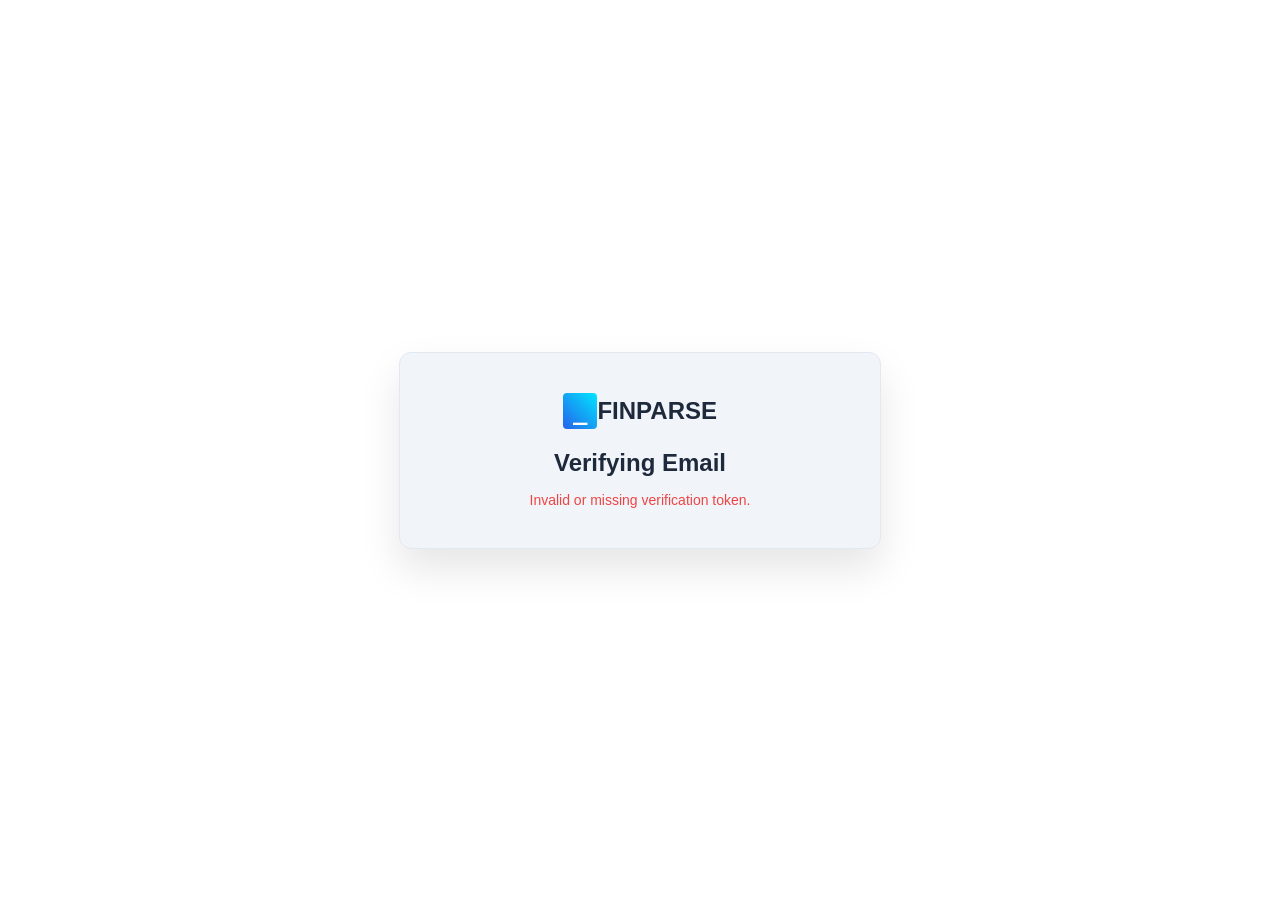
<file: frontend/verify.html>
<!DOCTYPE html>
<html lang="en">
<head>
    <meta charset="UTF-8">
    <meta name="viewport" content="width=device-width, initial-scale=1.0">
    <title>Verify Account | FinParse</title>
    <link rel="stylesheet" href="index.css?v=5">
</head>
<body style="display: flex; align-items: center; justify-content: center; min-height: 100vh;">
    <div class="auth-box">
        <a href="index.html" style="text-decoration: none; display: flex; align-items: center; justify-content: center; margin-bottom: 20px; font-size: 24px; color: var(--text); font-weight: bold;">
            <span class="logo-icon" style="padding: 4px 10px;">_</span> FINPARSE
        </a>
        <h2 style="color: var(--text); text-align: center;">Verifying Email</h2>
        <div id="verifyStatus" style="margin-top: 15px; font-size: 14px; text-align: center; color: var(--text-light);">Connecting to server...</div>
    </div>
    <script>
        const baseUrl = window.location.hostname === 'localhost' || window.location.hostname === '127.0.0.1' 
            ? 'http://127.0.0.1:8000' 
            : 'https://financial-data-parser.onrender.com';
            
        document.addEventListener('DOMContentLoaded', async () => {
            const urlParams = new URLSearchParams(window.location.search);
            const token = urlParams.get('token');
            const verifyStatus = document.getElementById('verifyStatus');
            
            if (!token) {
                verifyStatus.style.color = '#ef4444';
                verifyStatus.innerText = 'Invalid or missing verification token.';
                return;
            }
            
            try {
                const response = await fetch(`${baseUrl}/verify`, {
                    method: 'POST',
                    headers: { 'Content-Type': 'application/json' },
                    body: JSON.stringify({ token })
                });
                
                const data = await response.json();
                
                if (response.ok) {
                    verifyStatus.style.color = '#22c55e';
                    verifyStatus.innerText = 'Email successfully verified! Redirecting to login...';
                    setTimeout(() => window.location.href = 'login.html', 2000);
                } else {
                    verifyStatus.style.color = '#ef4444';
                    verifyStatus.innerText = data.detail || 'Failed to verify email.';
                }
            } catch (e) {
                verifyStatus.style.color = '#ef4444';
                verifyStatus.innerText = 'Network error. Please try again.';
            }
        });
    </script>
</body>
</html>
</file>
<file: frontend/index.css>
:root {
    --bg-dark: #f1f5f9;
    --bg-darker: #ffffff;
    --bg-nav: #ffffff;
    --text: #1e293b;
    --text-light: #64748b;
    --primary: #2563eb;
    --border: #cbd5e1;
    --primary-hover: #1d4ed8;
    --accent: #00e5ff;
}

body {
    margin: 0;
    font-family: -apple-system, BlinkMacSystemFont, "Segoe UI", Roboto, Helvetica, Arial, sans-serif;
    background: var(--bg-darker);
    color: var(--text);
    overflow-x: hidden;
}

/* Landing Page Structure */
.landing-page {
    display: block;
}

/* Top Nav */
.top-nav {
    background: var(--bg-nav);
    padding: 0 24px;
    height: 60px;
    display: flex;
    align-items: center;
    border-bottom: 1px solid #e2e8f0;
}
.logo {
    font-weight: 700;
    font-size: 18px;
    display: flex;
    align-items: center;
    gap: 8px;
    margin-right: 40px;
    color: var(--text);
}
.logo-icon {
    background: linear-gradient(45deg, var(--primary), #00e5ff);
    color: white;
    padding: 2px 6px;
    border-radius: 4px;
    font-family: monospace;
    font-weight: bold;
}
.nav-links {
    display: flex;
    gap: 24px;
}
.nav-links a {
    color: var(--text-light);
    text-decoration: none;
    font-size: 14px;
    transition: color 0.2s;
}
.nav-links a:hover {
    color: var(--primary);
}

/* Sub Nav */
.sub-nav {
    background: var(--bg-dark);
    padding: 0 24px;
    height: 60px;
    display: flex;
    align-items: center;
    justify-content: space-between;
    border-bottom: 1px solid #e2e8f0;
}
.sub-logo {
    font-size: 20px;
    font-weight: bold;
    color: var(--text);
}
.sub-links {
    display: flex;
    gap: 24px;
    margin-left: 40px;
    flex-grow: 1;
}
.sub-links a {
    color: var(--text-light);
    text-decoration: none;
    font-size: 14px;
}
.sub-links a:hover {
    color: var(--primary);
}
.sub-actions {
    display: flex;
    align-items: center;
    gap: 16px;
}
.nav-login-btn {
    background: transparent;
    border: 1px solid #cbd5e1;
    color: var(--text);
    padding: 8px 16px;
    border-radius: 20px;
    cursor: pointer;
    font-weight: 500;
}
.nav-login-btn:hover {
    background: #e2e8f0;
}
.nav-download-btn {
    background: var(--primary);
    border: none;
    color: white;
    padding: 8px 24px;
    border-radius: 20px;
    cursor: pointer;
    font-weight: 600;
}
.nav-download-btn:hover {
    background: var(--primary-hover);
}

/* Banner */
.banner {
    background: var(--primary);
    color: white;
    text-align: center;
    padding: 12px;
    font-size: 14px;
    position: relative;
    display: flex;
    justify-content: center;
    align-items: center;
}
.banner button {
    position: absolute;
    right: 20px;
    background: transparent;
    border: none;
    color: white;
    font-size: 20px;
    cursor: pointer;
}

/* Hero */
.hero {
    display: flex;
    align-items: center;
    justify-content: space-between;
    gap: 40px;
    padding: 80px 10%;
    position: relative;
    overflow: hidden;
}

@media (max-width: 768px) {
    .hero {
        flex-direction: column;
        text-align: center;
        padding: 40px 5%;
    }
}

.hero-content {
    flex: 1;
    z-index: 2;
}
.hero-tag {
    color: #888;
    font-size: 24px;
    margin-bottom: 20px;
    font-weight: 600;
}
.hero h1 {
    font-size: 64px;
    line-height: 1.1;
    margin: 0 0 20px 0;
    font-weight: 800;
    color: var(--text);
}
.hero p {
    font-size: 28px;
    color: #888;
    margin: 0;
}
.hero-visual {
    flex: 1;
    position: relative;
    display: flex;
    align-items: center;
    justify-content: center;
}
.abstract-shape {
    position: absolute;
    width: 500px;
    height: 500px;
    background: radial-gradient(circle, rgba(236,72,153,0.3) 0%, rgba(99,102,241,0.2) 40%, transparent 70%);
    border-radius: 50%;
    z-index: 1;
}
.logo-box {
    position: relative;
    z-index: 2;
    background: black;
    width: 150px;
    height: 150px;
    display: flex;
    align-items: center;
    justify-content: center;
    font-size: 48px;
    font-family: monospace;
    font-weight: bold;
    color: white;
    border: 1px solid #333;
    text-align: center;
}

/* Modern Cookie Banner */
.cookie-overlay {
    position: fixed;
    bottom: 20px;
    left: 20px;
    right: 20px;
    max-width: 1200px;
    margin: 0 auto;
    background-color: white;
    border: 1px solid var(--border);
    border-radius: 12px;
    box-shadow: 0 10px 15px -3px rgba(0, 0, 0, 0.1), 0 4px 6px -2px rgba(0, 0, 0, 0.05);
    z-index: 2000;
    display: flex;
    align-items: center;
    justify-content: space-between;
    padding: 20px 30px;
}
.cookie-popup {
    display: flex;
    width: 100%;
    align-items: center;
    justify-content: space-between;
}
.cookie-content {
    flex: 1;
    color: var(--text);
    font-size: 14px;
    line-height: 1.5;
    margin-right: 40px;
}
.cookie-content p {
    margin: 0;
}
.cookie-actions {
    display: flex;
    gap: 12px;
}
.cookie-btn {
    padding: 10px 20px;
    border-radius: 6px;
    font-weight: bold;
    cursor: pointer;
    border: none;
    transition: background 0.2s;
}
.cookie-btn.primary {
    background: var(--primary);
    color: white;
}
.cookie-btn.primary:hover {
    background: var(--primary-hover);
}
.cookie-btn.secondary {
    background: transparent;
    border: 1px solid #555;
    color: #ccc;
}
.cookie-btn.secondary:hover {
    background: #333;
    color: white;
}

/* Auth Modal (Restyled for dark theme) */
.auth-overlay {
    position: fixed;
    top: 0; left: 0; width: 100%; height: 100%;
    background: rgba(0,0,0,0.8);
    backdrop-filter: blur(8px);
    display: none;
    align-items: center;
    justify-content: center;
    z-index: 1000;
}
.auth-modal {
    background: var(--bg-dark);
    border-radius: 12px;
    padding: 40px;
    border: 1px solid #333;
    box-shadow: 0 20px 40px rgba(0,0,0,0.5);
    text-align: center;
    max-width: 350px;
    width: 90%;
}
.auth-input {
    width: 100%;
    padding: 12px;
    margin-bottom: 15px;
    border-radius: 8px;
    border: 1px solid #cbd5e1;
    box-sizing: border-box;
    font-family: inherit;
    background: #ffffff;
    color: var(--text);
}
.auth-btn {
    width: 100%;
    padding: 12px;
    border: none;
    border-radius: 8px;
    background: var(--primary);
    color: white;
    font-weight: bold;
    cursor: pointer;
    margin-bottom: 10px;
}
.auth-btn:hover { background: var(--primary-hover); }
.auth-btn.secondary { background: #333; color: var(--text); }
.auth-btn.secondary:hover { background: #444; }

/* Main App Container */
.dashboard-page {
    min-height: 100vh;
}
.container {
    background: var(--bg-darker);
    border-radius: 16px;
    padding: 40px;
    border: 1px solid #e2e8f0;
    text-align: center;
    max-width: 500px;
    margin: 0 auto;
    box-shadow: 0 4px 6px -1px rgba(0, 0, 0, 0.1);
}
.dropzone {
    border: 2px dashed #cbd5e1;
    border-radius: 12px;
    padding: 50px 20px;
    cursor: pointer;
    background: #f8fafc;
    position: relative;
    color: var(--text-light);
    transition: all 0.2s;
}
.dropzone:hover {
    border-color: var(--primary);
    background: #f1f5f9;
}
.icon { font-size: 48px; margin-bottom: 15px; }
.hidden-input { display: none; }
.status { margin-top: 20px; font-weight: 500; min-height: 24px; }
.status.error { color: #ef4444; }
.status.success { color: #10b981; }
.status.loading { color: var(--primary); animation: pulse 1.5s infinite; }
@keyframes pulse { 0%, 100% { opacity: 1; } 50% { opacity: 0.5; } }

/* Auth Page Styles */
.auth-box {
    background: var(--bg-dark);
    border-radius: 12px;
    padding: 40px;
    border: 1px solid #e2e8f0;
    box-shadow: 0 20px 40px rgba(0,0,0,0.1);
    width: 100%;
    max-width: 400px;
}
.auth-box h2 {
    margin-top: 0;
    margin-bottom: 10px;
    text-align: center;
    color: var(--text);
}

/* Footer Styles */
.site-footer {
    width: 100%;
    background: linear-gradient(180deg, #131313 0%, #0a0a0a 100%);
    padding: 4rem 2rem;
    border-top: 1px solid rgba(255, 255, 255, 0.05);
    display: flex;
    flex-wrap: wrap;
    justify-content: space-between;
    align-items: flex-start;
    box-sizing: border-box;
    gap: 2rem;
    position: relative;
    overflow: hidden;
}

.site-footer::before {
    content: "";
    position: absolute;
    top: 0; left: 0; right: 0; height: 1px;
    background: linear-gradient(90deg, transparent, var(--primary), var(--accent), transparent);
    opacity: 0.5;
}

.security-badge {
    flex: 1;
    min-width: 300px;
    max-width: 600px;
    position: relative;
    z-index: 1;
}

.security-badge h4 {
    margin: 0 0 10px 0;
    color: var(--text);
    font-size: 1.1rem;
    font-weight: 600;
    letter-spacing: 0.5px;
    background: linear-gradient(90deg, #ffffff, #a3a3a3);
    -webkit-background-clip: text;
    -webkit-text-fill-color: transparent;
}

.security-badge p {
    margin: 0;
    color: var(--text-light);
    font-size: 0.9rem;
    line-height: 1.6;
}

.footer-links {
    display: flex;
    gap: 1.5rem;
    position: relative;
    z-index: 1;
}

.footer-links a {
    color: var(--text-light);
    text-decoration: none;
    font-size: 0.95rem;
    transition: all 0.3s ease;
    position: relative;
    padding-bottom: 2px;
}

.footer-links a::after {
    content: '';
    position: absolute;
    width: 0;
    height: 2px;
    bottom: 0;
    left: 0;
    background: linear-gradient(90deg, var(--primary), var(--accent));
    transition: width 0.3s ease;
    border-radius: 2px;
}

.footer-links a:hover {
    color: #ffffff;
    transform: translateY(-2px);
    text-shadow: 0 0 8px rgba(0, 229, 255, 0.4);
}

.footer-links a:hover::after {
    width: 100%;
}

@media (max-width: 768px) {
    .site-footer {
        flex-direction: column;
        padding: 2rem 1rem;
        gap: 1.5rem;
    }
    .security-badge {
        min-width: 100%;
    }
    .footer-links {
        width: 100%;
        flex-direction: column;
        gap: 1rem;
    }
}

/* FAQ Section */
.faq-section {
    padding: 60px 10%;
    color: white;
}
.faq-section h2 {
    font-size: 32px;
    margin-bottom: 30px;
    text-align: center;
}
.faq-item {
    margin-bottom: 20px;
    background: #181818;
    border-radius: 8px;
    border: 1px solid #333;
    transition: all 0.3s ease;
    overflow: hidden;
}
.faq-item summary {
    padding: 20px;
    font-size: 20px;
    color: #4da6ff;
    font-weight: bold;
    cursor: pointer;
    list-style: none;
    display: flex;
    justify-content: space-between;
    align-items: center;
}
.faq-item summary::-webkit-details-marker {
    display: none;
}
.faq-item summary::after {
    content: '+';
    font-size: 24px;
    color: #4da6ff;
    transition: transform 0.3s ease;
}
.faq-item[open] summary::after {
    content: '\2212';
    transform: rotate(180deg);
}
.faq-item p {
    margin: 0;
    padding: 0 20px 20px 20px;
    color: #ccc;
    line-height: 1.5;
}

/* Legal Content */
.legal-content {
    padding: 60px 10%;
    color: var(--text);
    max-width: 800px;
    margin: 0 auto;
    min-height: 60vh;
}
.legal-content h1 {
    font-size: 36px;
    margin-bottom: 20px;
}
.legal-content p, .legal-content ul, .legal-content li {
    line-height: 1.6;
    color: var(--text-light);
    margin-bottom: 15px;
}
.legal-content h2 {
    margin-top: 30px;
    margin-bottom: 15px;
    color: var(--text);
}

/* Refactored Styles */
.primary-cta {
    display: inline-block;
    background-color: var(--primary);
    color: #ffffff;
    font-size: 1.25rem;
    font-weight: bold;
    padding: 16px 32px;
    border-radius: 8px;
    text-decoration: none;
    margin-top: 24px;
    box-shadow: 0 4px 6px rgba(0, 0, 0, 0.1);
    transition: background-color 0.3s, transform 0.2s, box-shadow 0.2s, filter 0.2s;
}
.primary-cta:hover {
    background-color: #1d4ed8;
    transform: translateY(-2px) scale(1.02);
    box-shadow: 0 8px 15px rgba(37, 99, 235, 0.3);
    color: #ffffff;
    filter: brightness(1.1);
}

.sandbox-container {
    background: #ffffff;
    border: 1px solid #e2e8f0;
    border-radius: 8px;
    padding: 20px;
    box-shadow: 0 4px 6px -1px rgba(0, 0, 0, 0.1);
    width: 100%;
    max-width: 500px;
    text-align: center;
}

#sandbox-btn {
    background-color: #10b981;
    color: white;
    border: none;
    padding: 12px 24px;
    font-size: 1rem;
    font-weight: bold;
    border-radius: 6px;
    cursor: pointer;
    margin-bottom: 20px;
    transition: background-color 0.2s;
}
#sandbox-btn:hover {
    background-color: #059669;
}
#sandbox-btn:disabled {
    background-color: #9ca3af;
    cursor: not-allowed;
}

.btn-primary {
    background: linear-gradient(135deg, var(--primary-color) 0%, #1a365d 100%);
    color: white;
    padding: 12px 24px;
    border: none;
    border-radius: 8px;
    font-weight: 600;
    cursor: pointer;
    font-size: 1rem;
    transition: all 0.2s ease;
    box-shadow: 0 4px 6px -1px rgba(37, 99, 235, 0.2);
}

.btn-primary:hover {
    background: linear-gradient(135deg, #1a365d 0%, var(--primary-color) 100%);
    transform: translateY(-1px);
    box-shadow: 0 6px 12px -2px rgba(37, 99, 235, 0.3);
}

.landing-page {
    background: linear-gradient(to bottom, #f8fafc 0%, #e2e8f0 100%);
    min-height: 100vh;
}

.hero {
    text-align: center;
    padding: 80px 20px;
    background: white;
    box-shadow: 0 10px 25px -5px rgba(0, 0, 0, 0.05);
    margin: 40px auto;
    max-width: 900px;
    border-radius: 16px;
}

.sandbox-table {
    width: 100%;
    border-collapse: collapse;
    font-size: 0.875rem;
    text-align: left;
}
.sandbox-table th, .sandbox-table td {
    padding: 12px 8px;
    border-bottom: 1px solid #e2e8f0;
}
.sandbox-table th {
    font-weight: 600;
    color: #64748b;
}

@keyframes anomalyPulse {
    0% { background-color: rgba(254, 240, 138, 0.2); opacity: 0.5; transform: scale(0.98); }
    50% { background-color: rgba(254, 240, 138, 1); transform: scale(1.01); }
    100% { background-color: #fef08a; opacity: 1; transform: scale(1); }
}

.row-exception {
    background-color: #fee2e2 !important;
    color: #854d0e !important;
    font-weight: 500;
    animation: anomalyPulse 0.6s ease-out forwards;
}

/* Cookie Banner Styles */
.cookie-banner {
    position: fixed;
    bottom: 24px;
    left: 50%;
    transform: translateX(-50%);
    background: white;
    padding: 20px 24px;
    border-radius: 12px;
    box-shadow: 0 10px 40px -10px rgba(0, 0, 0, 0.2);
    display: flex;
    align-items: center;
    gap: 24px;
    z-index: 1000;
    max-width: 650px;
    width: 90%;
    border: 1px solid #e2e8f0;
}

.cookie-content {
    font-size: 0.9rem;
    color: #475569;
    flex: 1;
    line-height: 1.5;
}

.cookie-content strong {
    color: #1e293b;
    font-size: 1rem;
    display: inline-block;
    margin-bottom: 4px;
}

.cookie-btn {
    background: linear-gradient(135deg, var(--primary-color) 0%, #1a365d 100%);
    color: white;
    border: none;
    padding: 10px 24px;
    border-radius: 8px;
    font-weight: 600;
    cursor: pointer;
    transition: all 0.2s ease;
    white-space: nowrap;
    box-shadow: 0 4px 6px -1px rgba(37, 99, 235, 0.2);
}

.cookie-btn:hover {
    transform: translateY(-1px);
    box-shadow: 0 6px 12px -2px rgba(37, 99, 235, 0.3);
}

/* Adjustments for light theme visibility */
.faq-section h2 {
    color: var(--text);
}
.faq-item {
    background: #ffffff;
    border: 1px solid #e2e8f0;
}
.faq-item summary {
    color: var(--text);
}
.faq-item p {
    color: #475569;
}
.banner {
    background: #1e40af;
}
</file>
